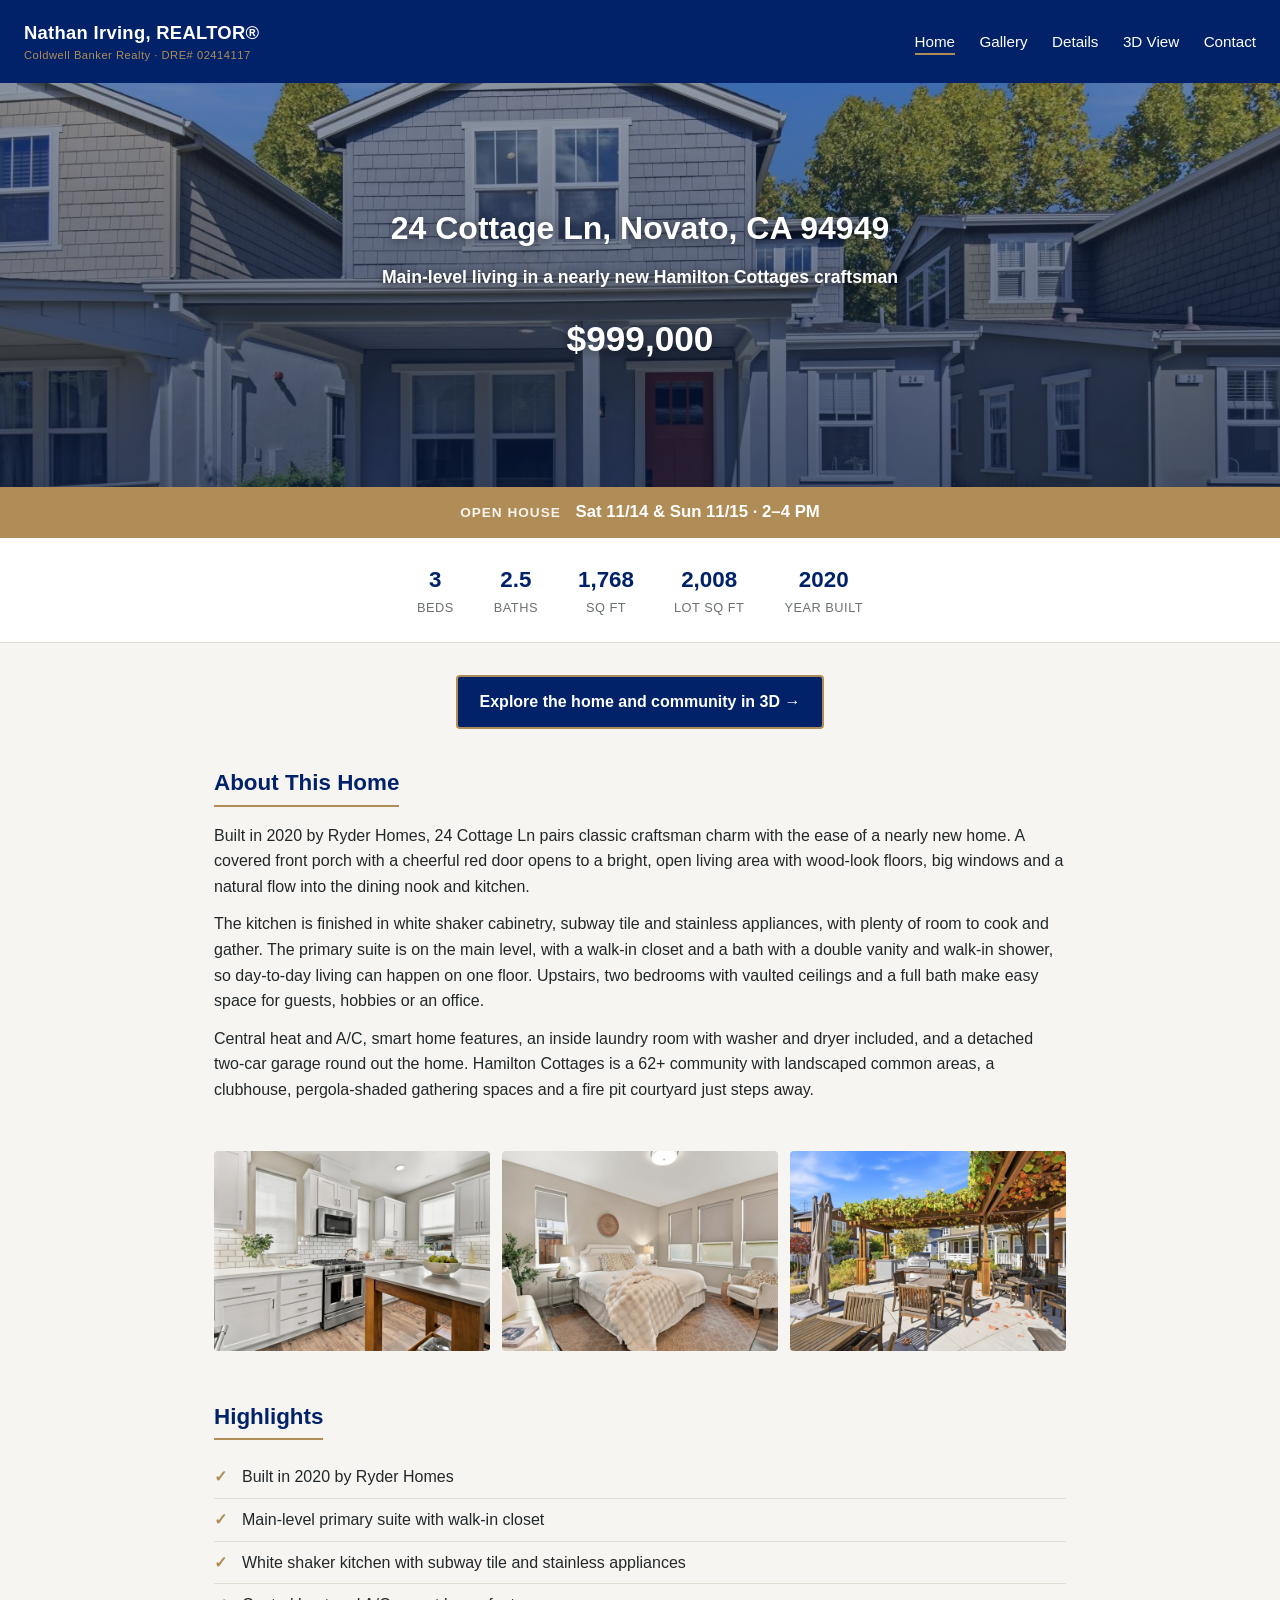
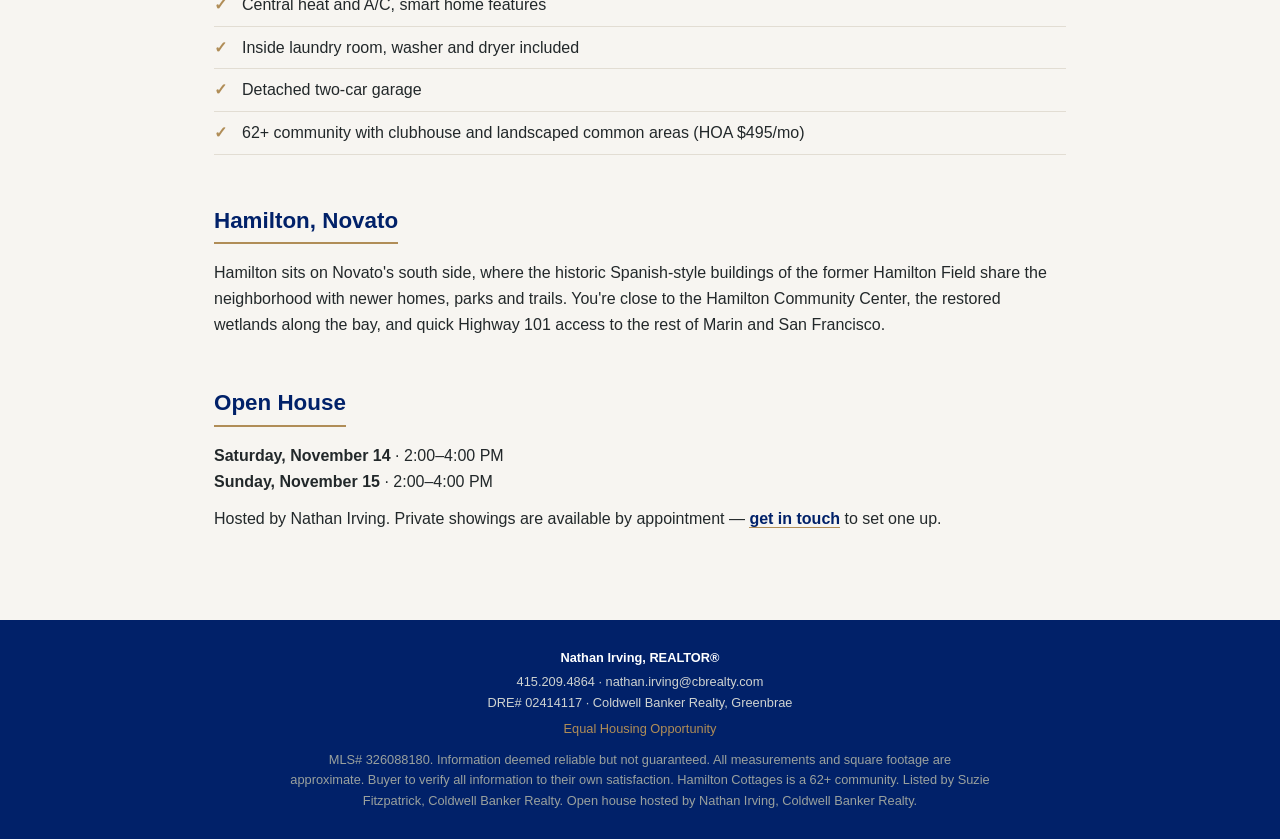
<file: index.html>
<!DOCTYPE html>
<html lang="en">
<head>
<meta charset="UTF-8">
<meta name="viewport" content="width=device-width, initial-scale=1.0">
<title>24 Cottage Ln, Novato, CA 94949 | Nathan Irving, REALTOR&reg;</title>
<meta name="description" content="Nearly new 2020 craftsman cottage with a main-level primary suite in Hamilton Cottages, a 62+ community. 24 Cottage Ln, Novato, CA 94949. Open house hosted by Nathan Irving, DRE# 02414117.">
<meta property="og:title" content="24 Cottage Ln, Novato | $999,000">
<meta property="og:description" content="3 bed &middot; 2.5 bath &middot; 1,768 sq ft in Hamilton Cottages. Open house Sat 11/14 and Sun 11/15, 2&ndash;4 PM.">
<meta property="og:image" content="images/01-exterior-front.jpg">
<link rel="stylesheet" href="style.css">
</head>
<body>

<header>
  <div class="brand">Nathan Irving, REALTOR&reg;<span class="dre">Coldwell Banker Realty &middot; DRE# 02414117</span></div>
  <nav>
    <a href="index.html" class="active">Home</a>
    <a href="gallery.html">Gallery</a>
    <a href="details.html">Details</a>
    <a href="3d.html">3D View</a>
    <a href="contact.html">Contact</a>
  </nav>
</header>

<div class="hero has-photo">
  <h1>24 Cottage Ln, Novato, CA 94949</h1>
  <div class="tagline">Main-level living in a nearly new Hamilton Cottages craftsman</div>
  <div class="price">$999,000</div>
</div>

<div class="oh-banner">
  <span class="oh-label">Open House</span>
  <span>Sat 11/14 &amp; Sun 11/15 &middot; 2&ndash;4 PM</span>
</div>

<div class="stats">
  <div class="stat"><div class="num">3</div><div class="label">Beds</div></div>
  <div class="stat"><div class="num">2.5</div><div class="label">Baths</div></div>
  <div class="stat"><div class="num">1,768</div><div class="label">Sq Ft</div></div>
  <div class="stat"><div class="num">2,008</div><div class="label">Lot Sq Ft</div></div>
  <div class="stat"><div class="num">2020</div><div class="label">Year Built</div></div>
</div>

<main>
  <p class="cta-wrap"><a class="cta-3d" href="3d.html">Explore the home and community in 3D &rarr;</a></p>

  <section>
    <h2>About This Home</h2>
    <p>Built in 2020 by Ryder Homes, 24 Cottage Ln pairs classic craftsman charm with the ease of a nearly new home. A covered front porch with a cheerful red door opens to a bright, open living area with wood-look floors, big windows and a natural flow into the dining nook and kitchen.</p>
    <p>The kitchen is finished in white shaker cabinetry, subway tile and stainless appliances, with plenty of room to cook and gather. The primary suite is on the main level, with a walk-in closet and a bath with a double vanity and walk-in shower, so day-to-day living can happen on one floor. Upstairs, two bedrooms with vaulted ceilings and a full bath make easy space for guests, hobbies or an office.</p>
    <p>Central heat and A/C, smart home features, an inside laundry room with washer and dryer included, and a detached two-car garage round out the home. Hamilton Cottages is a 62+ community with landscaped common areas, a clubhouse, pergola-shaded gathering spaces and a fire pit courtyard just steps away.</p>
  </section>

  <div class="photo-strip">
    <img src="images/08-kitchen.jpg" alt="Kitchen with white shaker cabinets and stainless appliances">
    <img src="images/16-primary-bedroom.jpg" alt="Main-level primary bedroom">
    <img src="images/31-community-pergola.jpg" alt="Hamilton Cottages community pergola">
  </div>

  <section>
    <h2>Highlights</h2>
    <ul class="features">
      <li>Built in 2020 by Ryder Homes</li>
      <li>Main-level primary suite with walk-in closet</li>
      <li>White shaker kitchen with subway tile and stainless appliances</li>
      <li>Central heat and A/C, smart home features</li>
      <li>Inside laundry room, washer and dryer included</li>
      <li>Detached two-car garage</li>
      <li>62+ community with clubhouse and landscaped common areas (HOA $495/mo)</li>
    </ul>
  </section>

  <section>
    <h2>Hamilton, Novato</h2>
    <p>Hamilton sits on Novato's south side, where the historic Spanish-style buildings of the former Hamilton Field share the neighborhood with newer homes, parks and trails. You're close to the Hamilton Community Center, the restored wetlands along the bay, and quick Highway 101 access to the rest of Marin and San Francisco.</p>
  </section>

  <section>
    <h2>Open House</h2>
    <p><strong>Saturday, November 14</strong> &middot; 2:00&ndash;4:00 PM<br><strong>Sunday, November 15</strong> &middot; 2:00&ndash;4:00 PM</p>
    <p>Hosted by Nathan Irving. Private showings are available by appointment &mdash; <a class="text-link" href="contact.html">get in touch</a> to set one up.</p>
  </section>
</main>

<footer>
  <div class="agent-line">Nathan Irving, REALTOR&reg;</div>
  <div>415.209.4864 &middot; nathan.irving@cbrealty.com</div>
  <div>DRE# 02414117 &middot; Coldwell Banker Realty, Greenbrae</div>
  <span class="eho">Equal Housing Opportunity</span>
  <p class="disclaimer">MLS# 326088180. Information deemed reliable but not guaranteed. All measurements and square footage are approximate. Buyer to verify all information to their own satisfaction. Hamilton Cottages is a 62+ community. Listed by Suzie Fitzpatrick, Coldwell Banker Realty. Open house hosted by Nathan Irving, Coldwell Banker Realty.</p>
</footer>

</body>
</html>
</file>
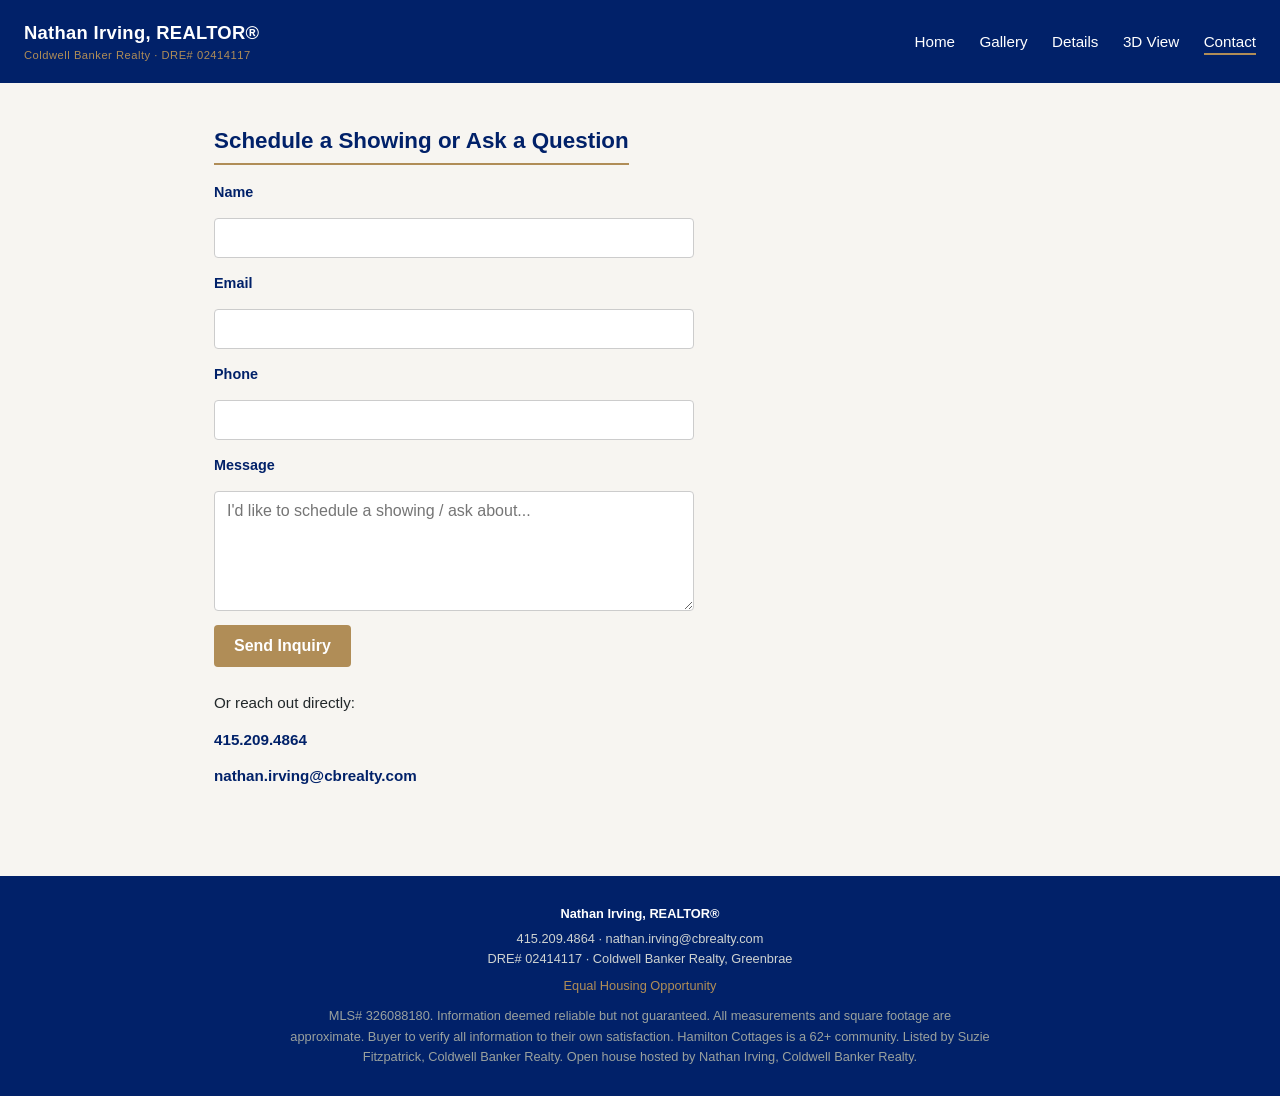
<file: contact.html>
<!DOCTYPE html>
<html lang="en">
<head>
<meta charset="UTF-8">
<meta name="viewport" content="width=device-width, initial-scale=1.0">
<title>Contact | 24 Cottage Ln, Novato, CA 94949</title>
<link rel="stylesheet" href="style.css">
</head>
<body>

<header>
  <div class="brand">Nathan Irving, REALTOR&reg;<span class="dre">Coldwell Banker Realty &middot; DRE# 02414117</span></div>
  <nav>
    <a href="index.html">Home</a>
    <a href="gallery.html">Gallery</a>
    <a href="details.html">Details</a>
    <a href="3d.html">3D View</a>
    <a href="contact.html" class="active">Contact</a>
  </nav>
</header>

<main>
  <section>
    <h2>Schedule a Showing or Ask a Question</h2>
    <form action="https://formspree.io/f/mjybonej" method="POST">
      <input type="hidden" name="_subject" value="New inquiry: 24 Cottage Ln, Novato, CA 94949">

      <label for="name">Name</label>
      <input type="text" id="name" name="name" required>

      <label for="email">Email</label>
      <input type="email" id="email" name="email" required>

      <label for="phone">Phone</label>
      <input type="tel" id="phone" name="phone">

      <label for="message">Message</label>
      <textarea id="message" name="message" placeholder="I'd like to schedule a showing / ask about..."></textarea>

      <button type="submit">Send Inquiry</button>
    </form>

    <div class="contact-direct">
      <p>Or reach out directly:</p>
      <p><a href="tel:+14152094864">415.209.4864</a></p>
      <p><a href="mailto:nathan.irving@cbrealty.com">nathan.irving@cbrealty.com</a></p>
    </div>
  </section>
</main>

<footer>
  <div class="agent-line">Nathan Irving, REALTOR&reg;</div>
  <div>415.209.4864 &middot; nathan.irving@cbrealty.com</div>
  <div>DRE# 02414117 &middot; Coldwell Banker Realty, Greenbrae</div>
  <span class="eho">Equal Housing Opportunity</span>
  <p class="disclaimer">MLS# 326088180. Information deemed reliable but not guaranteed. All measurements and square footage are approximate. Buyer to verify all information to their own satisfaction. Hamilton Cottages is a 62+ community. Listed by Suzie Fitzpatrick, Coldwell Banker Realty. Open house hosted by Nathan Irving, Coldwell Banker Realty.</p>
</footer>

</body>
</html>
</file>
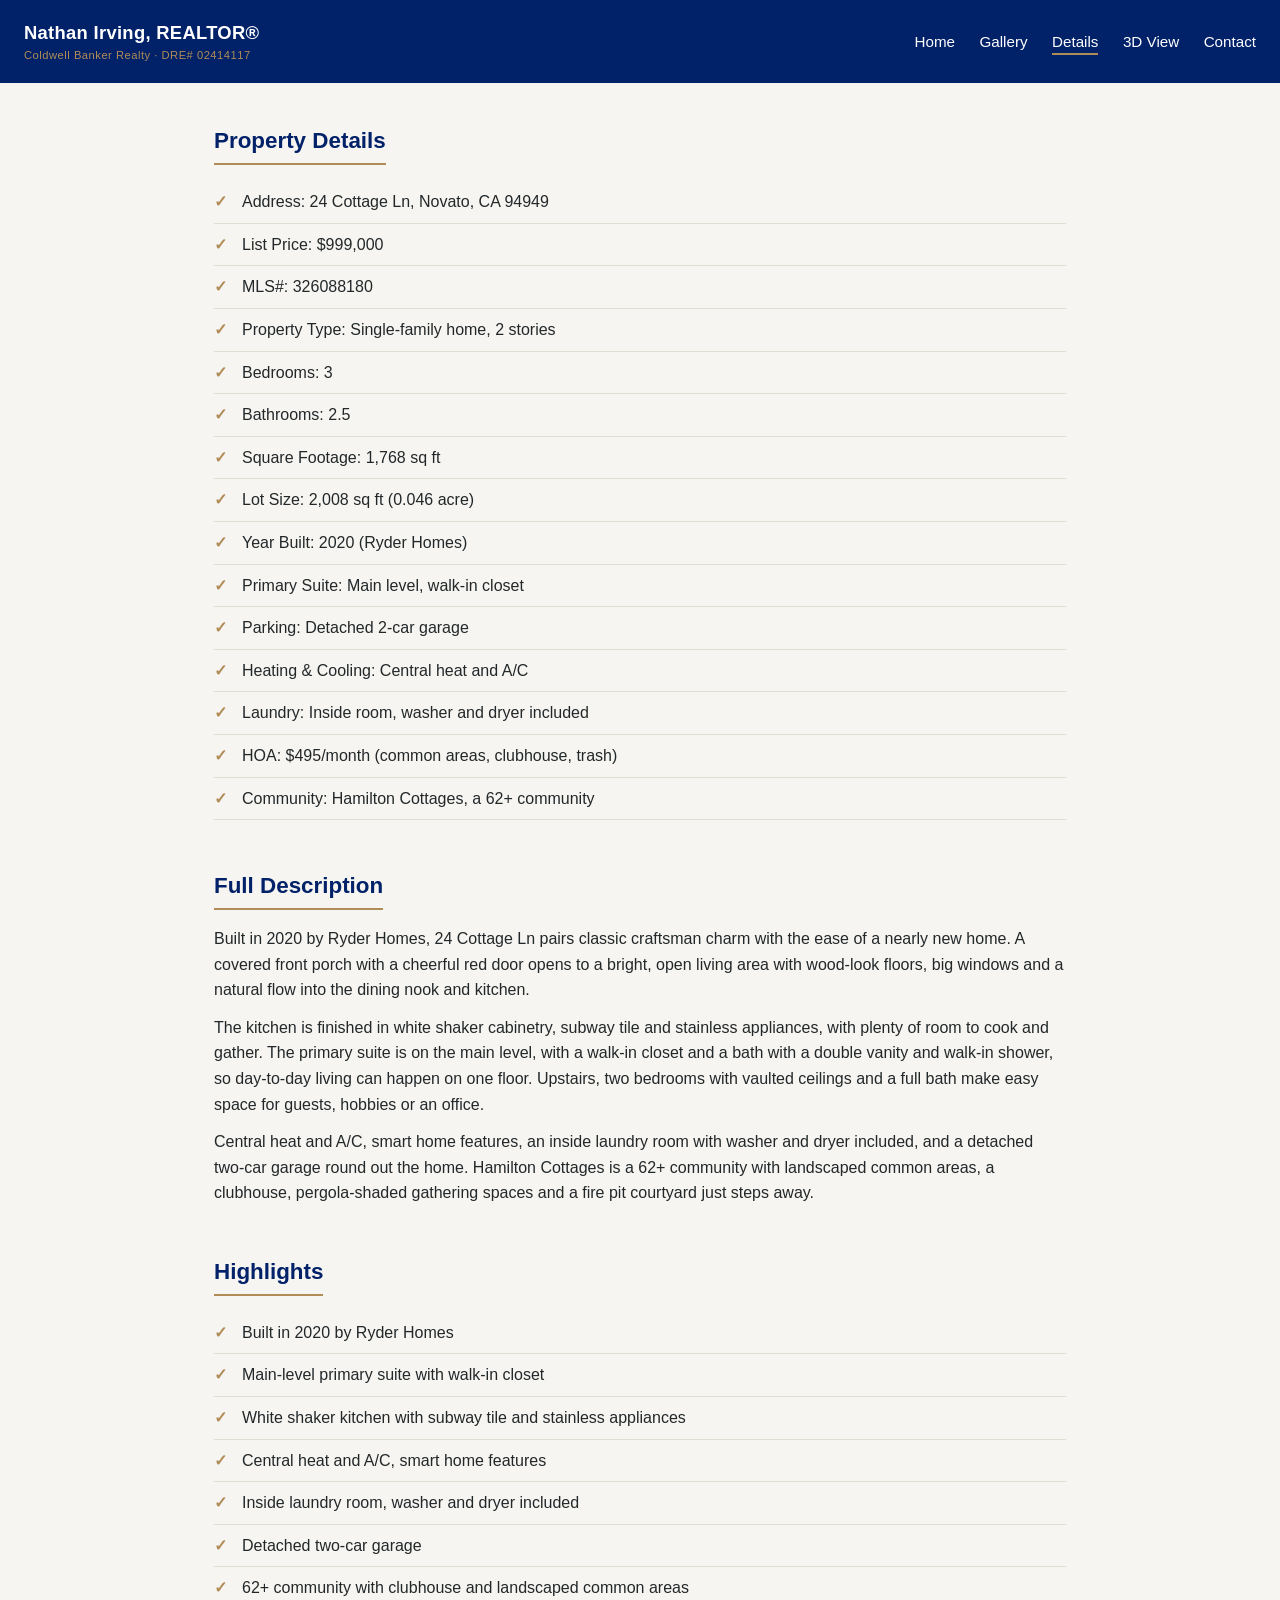
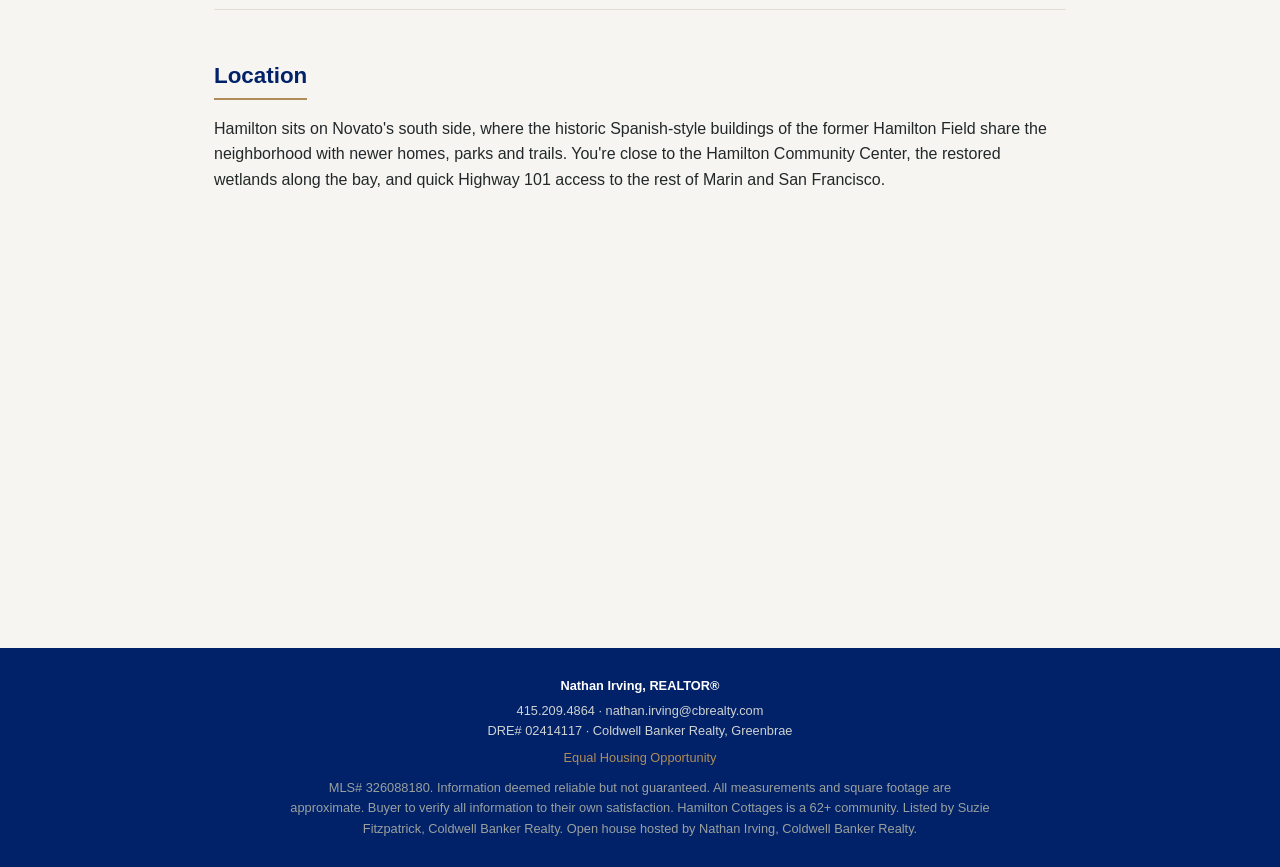
<file: details.html>
<!DOCTYPE html>
<html lang="en">
<head>
<meta charset="UTF-8">
<meta name="viewport" content="width=device-width, initial-scale=1.0">
<title>Details | 24 Cottage Ln, Novato, CA 94949</title>
<link rel="stylesheet" href="style.css">
</head>
<body>

<header>
  <div class="brand">Nathan Irving, REALTOR&reg;<span class="dre">Coldwell Banker Realty &middot; DRE# 02414117</span></div>
  <nav>
    <a href="index.html">Home</a>
    <a href="gallery.html">Gallery</a>
    <a href="details.html" class="active">Details</a>
    <a href="3d.html">3D View</a>
    <a href="contact.html">Contact</a>
  </nav>
</header>

<main>
  <section>
    <h2>Property Details</h2>
    <ul class="features">
      <li>Address: 24 Cottage Ln, Novato, CA 94949</li>
      <li>List Price: $999,000</li>
      <li>MLS#: 326088180</li>
      <li>Property Type: Single-family home, 2 stories</li>
      <li>Bedrooms: 3</li>
      <li>Bathrooms: 2.5</li>
      <li>Square Footage: 1,768 sq ft</li>
      <li>Lot Size: 2,008 sq ft (0.046 acre)</li>
      <li>Year Built: 2020 (Ryder Homes)</li>
      <li>Primary Suite: Main level, walk-in closet</li>
      <li>Parking: Detached 2-car garage</li>
      <li>Heating &amp; Cooling: Central heat and A/C</li>
      <li>Laundry: Inside room, washer and dryer included</li>
      <li>HOA: $495/month (common areas, clubhouse, trash)</li>
      <li>Community: Hamilton Cottages, a 62+ community</li>
    </ul>
  </section>

  <section>
    <h2>Full Description</h2>
    <p>Built in 2020 by Ryder Homes, 24 Cottage Ln pairs classic craftsman charm with the ease of a nearly new home. A covered front porch with a cheerful red door opens to a bright, open living area with wood-look floors, big windows and a natural flow into the dining nook and kitchen.</p>
    <p>The kitchen is finished in white shaker cabinetry, subway tile and stainless appliances, with plenty of room to cook and gather. The primary suite is on the main level, with a walk-in closet and a bath with a double vanity and walk-in shower, so day-to-day living can happen on one floor. Upstairs, two bedrooms with vaulted ceilings and a full bath make easy space for guests, hobbies or an office.</p>
    <p>Central heat and A/C, smart home features, an inside laundry room with washer and dryer included, and a detached two-car garage round out the home. Hamilton Cottages is a 62+ community with landscaped common areas, a clubhouse, pergola-shaded gathering spaces and a fire pit courtyard just steps away.</p>
  </section>

  <section>
    <h2>Highlights</h2>
    <ul class="features">
      <li>Built in 2020 by Ryder Homes</li>
      <li>Main-level primary suite with walk-in closet</li>
      <li>White shaker kitchen with subway tile and stainless appliances</li>
      <li>Central heat and A/C, smart home features</li>
      <li>Inside laundry room, washer and dryer included</li>
      <li>Detached two-car garage</li>
      <li>62+ community with clubhouse and landscaped common areas</li>
    </ul>
  </section>

  <section>
    <h2>Location</h2>
    <p>Hamilton sits on Novato's south side, where the historic Spanish-style buildings of the former Hamilton Field share the neighborhood with newer homes, parks and trails. You're close to the Hamilton Community Center, the restored wetlands along the bay, and quick Highway 101 access to the rest of Marin and San Francisco.</p>
    <iframe class="map-embed" title="Map of 24 Cottage Ln, Novato" src="https://maps.google.com/maps?q=24%20Cottage%20Ln%2C%20Novato%2C%20CA%2094949&amp;z=15&amp;output=embed" loading="lazy" referrerpolicy="no-referrer-when-downgrade"></iframe>
  </section>
</main>

<footer>
  <div class="agent-line">Nathan Irving, REALTOR&reg;</div>
  <div>415.209.4864 &middot; nathan.irving@cbrealty.com</div>
  <div>DRE# 02414117 &middot; Coldwell Banker Realty, Greenbrae</div>
  <span class="eho">Equal Housing Opportunity</span>
  <p class="disclaimer">MLS# 326088180. Information deemed reliable but not guaranteed. All measurements and square footage are approximate. Buyer to verify all information to their own satisfaction. Hamilton Cottages is a 62+ community. Listed by Suzie Fitzpatrick, Coldwell Banker Realty. Open house hosted by Nathan Irving, Coldwell Banker Realty.</p>
</footer>

</body>
</html>
</file>
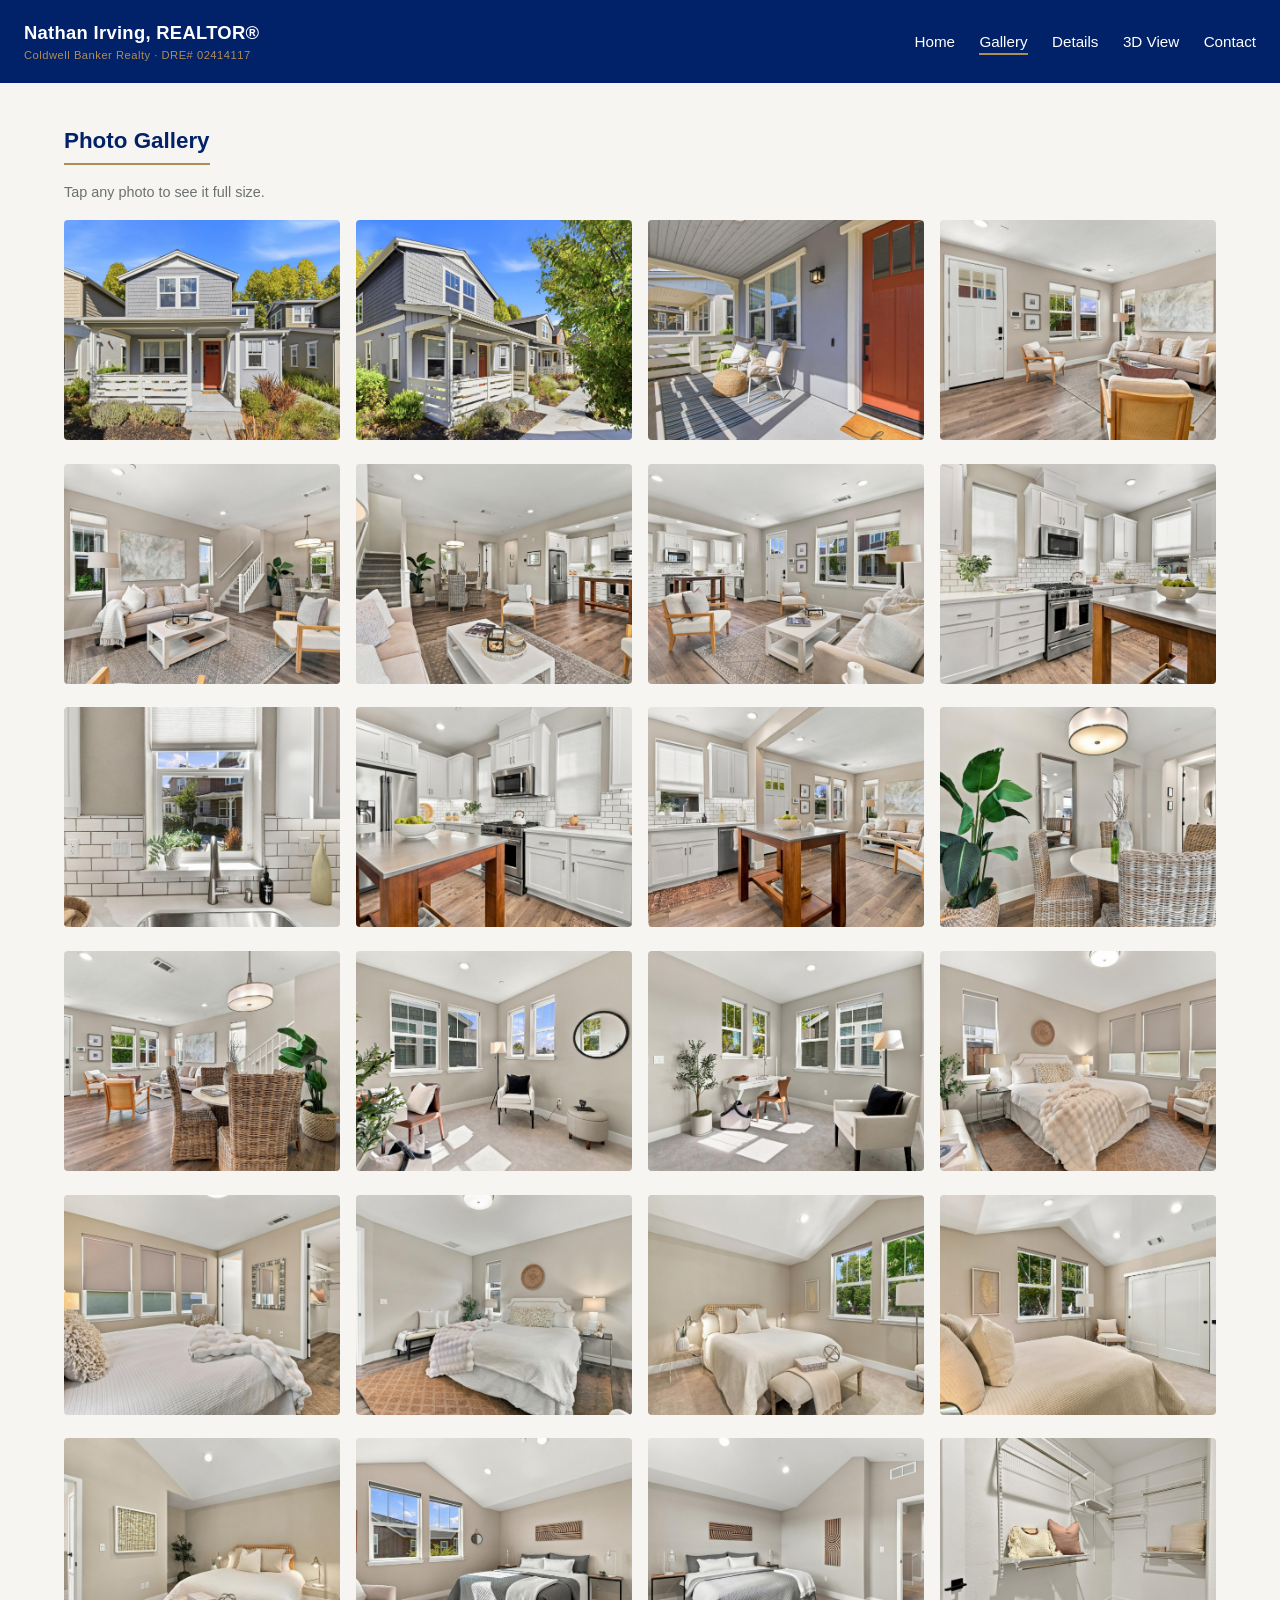
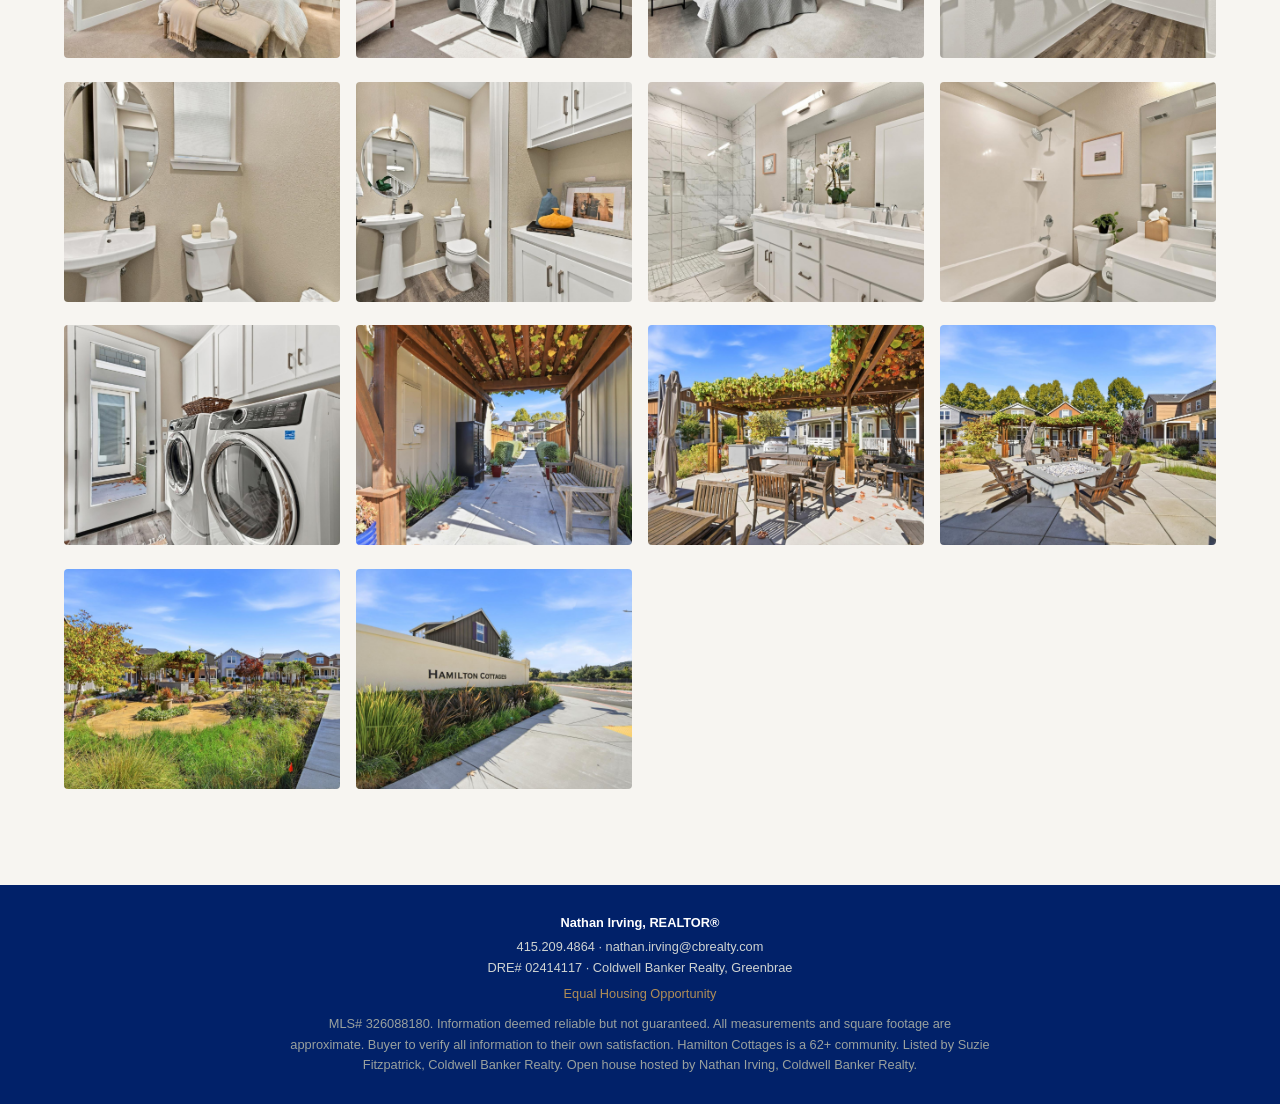
<file: gallery.html>
<!DOCTYPE html>
<html lang="en">
<head>
<meta charset="UTF-8">
<meta name="viewport" content="width=device-width, initial-scale=1.0">
<title>Gallery | 24 Cottage Ln, Novato, CA 94949</title>
<link rel="stylesheet" href="style.css">
</head>
<body>

<header>
  <div class="brand">Nathan Irving, REALTOR&reg;<span class="dre">Coldwell Banker Realty &middot; DRE# 02414117</span></div>
  <nav>
    <a href="index.html">Home</a>
    <a href="gallery.html" class="active">Gallery</a>
    <a href="details.html">Details</a>
    <a href="3d.html">3D View</a>
    <a href="contact.html">Contact</a>
  </nav>
</header>

<main class="wide">
  <section>
    <h2>Photo Gallery</h2>
    <p class="hint">Tap any photo to see it full size.</p>
    <div class="gallery-grid">
      <a href="images/01-exterior-front.jpg" target="_blank" rel="noopener"><img src="images/01-exterior-front.jpg" alt="Front exterior, 24 Cottage Ln" loading="lazy"></a>
      <a href="images/02-exterior-angle.jpg" target="_blank" rel="noopener"><img src="images/02-exterior-angle.jpg" alt="Exterior, 24 Cottage Ln" loading="lazy"></a>
      <a href="images/03-front-porch.jpg" target="_blank" rel="noopener"><img src="images/03-front-porch.jpg" alt="Covered front porch, 24 Cottage Ln" loading="lazy"></a>
      <a href="images/04-living-room.jpg" target="_blank" rel="noopener"><img src="images/04-living-room.jpg" alt="Living room, 24 Cottage Ln" loading="lazy"></a>
      <a href="images/05-living-room-stairs.jpg" target="_blank" rel="noopener"><img src="images/05-living-room-stairs.jpg" alt="Living room and stairs, 24 Cottage Ln" loading="lazy"></a>
      <a href="images/06-living-to-kitchen.jpg" target="_blank" rel="noopener"><img src="images/06-living-to-kitchen.jpg" alt="Living room to kitchen, 24 Cottage Ln" loading="lazy"></a>
      <a href="images/07-great-room.jpg" target="_blank" rel="noopener"><img src="images/07-great-room.jpg" alt="Great room, 24 Cottage Ln" loading="lazy"></a>
      <a href="images/08-kitchen.jpg" target="_blank" rel="noopener"><img src="images/08-kitchen.jpg" alt="Kitchen, 24 Cottage Ln" loading="lazy"></a>
      <a href="images/09-kitchen-sink.jpg" target="_blank" rel="noopener"><img src="images/09-kitchen-sink.jpg" alt="Kitchen, 24 Cottage Ln" loading="lazy"></a>
      <a href="images/10-kitchen-island.jpg" target="_blank" rel="noopener"><img src="images/10-kitchen-island.jpg" alt="Kitchen island, 24 Cottage Ln" loading="lazy"></a>
      <a href="images/11-kitchen-to-living.jpg" target="_blank" rel="noopener"><img src="images/11-kitchen-to-living.jpg" alt="Kitchen to living room, 24 Cottage Ln" loading="lazy"></a>
      <a href="images/12-dining-nook.jpg" target="_blank" rel="noopener"><img src="images/12-dining-nook.jpg" alt="Dining nook, 24 Cottage Ln" loading="lazy"></a>
      <a href="images/13-dining-living.jpg" target="_blank" rel="noopener"><img src="images/13-dining-living.jpg" alt="Dining and living, 24 Cottage Ln" loading="lazy"></a>
      <a href="images/14-den.jpg" target="_blank" rel="noopener"><img src="images/14-den.jpg" alt="Den, 24 Cottage Ln" loading="lazy"></a>
      <a href="images/15-den-2.jpg" target="_blank" rel="noopener"><img src="images/15-den-2.jpg" alt="Den, 24 Cottage Ln" loading="lazy"></a>
      <a href="images/16-primary-bedroom.jpg" target="_blank" rel="noopener"><img src="images/16-primary-bedroom.jpg" alt="Primary bedroom, 24 Cottage Ln" loading="lazy"></a>
      <a href="images/17-primary-bedroom-2.jpg" target="_blank" rel="noopener"><img src="images/17-primary-bedroom-2.jpg" alt="Primary bedroom, 24 Cottage Ln" loading="lazy"></a>
      <a href="images/18-primary-bedroom-3.jpg" target="_blank" rel="noopener"><img src="images/18-primary-bedroom-3.jpg" alt="Primary bedroom, 24 Cottage Ln" loading="lazy"></a>
      <a href="images/19-bedroom-2.jpg" target="_blank" rel="noopener"><img src="images/19-bedroom-2.jpg" alt="Bedroom, 24 Cottage Ln" loading="lazy"></a>
      <a href="images/20-bedroom-2-closet.jpg" target="_blank" rel="noopener"><img src="images/20-bedroom-2-closet.jpg" alt="Bedroom, 24 Cottage Ln" loading="lazy"></a>
      <a href="images/21-bedroom-2-alt.jpg" target="_blank" rel="noopener"><img src="images/21-bedroom-2-alt.jpg" alt="Bedroom, 24 Cottage Ln" loading="lazy"></a>
      <a href="images/22-bedroom-3.jpg" target="_blank" rel="noopener"><img src="images/22-bedroom-3.jpg" alt="Bedroom, 24 Cottage Ln" loading="lazy"></a>
      <a href="images/23-bedroom-3-alt.jpg" target="_blank" rel="noopener"><img src="images/23-bedroom-3-alt.jpg" alt="Bedroom, 24 Cottage Ln" loading="lazy"></a>
      <a href="images/24-walk-in-closet.jpg" target="_blank" rel="noopener"><img src="images/24-walk-in-closet.jpg" alt="Walk-in closet, 24 Cottage Ln" loading="lazy"></a>
      <a href="images/25-powder-room.jpg" target="_blank" rel="noopener"><img src="images/25-powder-room.jpg" alt="Powder room, 24 Cottage Ln" loading="lazy"></a>
      <a href="images/26-half-bath.jpg" target="_blank" rel="noopener"><img src="images/26-half-bath.jpg" alt="Powder room, 24 Cottage Ln" loading="lazy"></a>
      <a href="images/27-primary-bath.jpg" target="_blank" rel="noopener"><img src="images/27-primary-bath.jpg" alt="Primary bath, 24 Cottage Ln" loading="lazy"></a>
      <a href="images/28-hall-bath.jpg" target="_blank" rel="noopener"><img src="images/28-hall-bath.jpg" alt="Upstairs bath, 24 Cottage Ln" loading="lazy"></a>
      <a href="images/29-laundry.jpg" target="_blank" rel="noopener"><img src="images/29-laundry.jpg" alt="Laundry room, 24 Cottage Ln" loading="lazy"></a>
      <a href="images/30-side-courtyard.jpg" target="_blank" rel="noopener"><img src="images/30-side-courtyard.jpg" alt="Side courtyard, 24 Cottage Ln" loading="lazy"></a>
      <a href="images/31-community-pergola.jpg" target="_blank" rel="noopener"><img src="images/31-community-pergola.jpg" alt="Community pergola, 24 Cottage Ln" loading="lazy"></a>
      <a href="images/32-community-firepit.jpg" target="_blank" rel="noopener"><img src="images/32-community-firepit.jpg" alt="Community fire pit, 24 Cottage Ln" loading="lazy"></a>
      <a href="images/33-community-green.jpg" target="_blank" rel="noopener"><img src="images/33-community-green.jpg" alt="Community gardens, 24 Cottage Ln" loading="lazy"></a>
      <a href="images/34-hamilton-cottages-entry.jpg" target="_blank" rel="noopener"><img src="images/34-hamilton-cottages-entry.jpg" alt="Hamilton Cottages entry, 24 Cottage Ln" loading="lazy"></a>
    </div>
  </section>
</main>

<footer>
  <div class="agent-line">Nathan Irving, REALTOR&reg;</div>
  <div>415.209.4864 &middot; nathan.irving@cbrealty.com</div>
  <div>DRE# 02414117 &middot; Coldwell Banker Realty, Greenbrae</div>
  <span class="eho">Equal Housing Opportunity</span>
  <p class="disclaimer">MLS# 326088180. Information deemed reliable but not guaranteed. All measurements and square footage are approximate. Buyer to verify all information to their own satisfaction. Hamilton Cottages is a 62+ community. Listed by Suzie Fitzpatrick, Coldwell Banker Realty. Open house hosted by Nathan Irving, Coldwell Banker Realty.</p>
</footer>

</body>
</html>
</file>
<file: style.css>
:root {
  --teal: #012169; /* Coldwell Banker navy (variable name kept from template) */
  --gold: #B08D57;
  --cream: #F7F5F1;
  --dark: #22282A;
  --gray: #6B7270;
}

* { box-sizing: border-box; margin: 0; padding: 0; }

body {
  font-family: Arial, Helvetica, sans-serif;
  color: var(--dark);
  background: var(--cream);
  line-height: 1.6;
}

a { color: inherit; text-decoration: none; }

/* Header / Nav */
header {
  background: var(--teal);
  color: #fff;
  padding: 18px 24px;
  display: flex;
  justify-content: space-between;
  align-items: center;
  flex-wrap: wrap;
  gap: 10px;
}

header .brand {
  font-size: 1.15rem;
  font-weight: bold;
  letter-spacing: 0.3px;
}

header .brand .dre {
  display: block;
  font-size: 0.7rem;
  font-weight: normal;
  color: var(--gold);
  letter-spacing: 0.5px;
}

nav a {
  color: #fff;
  margin-left: 20px;
  font-size: 0.95rem;
  padding-bottom: 3px;
  border-bottom: 2px solid transparent;
}

nav a:hover, nav a.active {
  border-bottom: 2px solid var(--gold);
}

/* Hero */
.hero {
  background: var(--dark);
  color: #fff;
  padding: 70px 24px;
  text-align: center;
}

.hero h1 {
  font-size: 2rem;
  margin-bottom: 8px;
}

.hero .tagline {
  color: var(--gold);
  font-size: 1.1rem;
  margin-bottom: 20px;
}

.hero .price {
  font-size: 2.2rem;
  font-weight: bold;
}

/* Stats bar */
.stats {
  display: flex;
  justify-content: center;
  gap: 40px;
  flex-wrap: wrap;
  background: #fff;
  padding: 24px;
  border-bottom: 1px solid #e2ddd3;
}

.stats .stat { text-align: center; }
.stats .stat .num { font-size: 1.4rem; font-weight: bold; color: var(--teal); }
.stats .stat .label { font-size: 0.8rem; color: var(--gray); text-transform: uppercase; letter-spacing: 0.5px; }

/* Sections */
main { max-width: 900px; margin: 0 auto; padding: 40px 24px; }

section { margin-bottom: 48px; }

h2 {
  color: var(--teal);
  font-size: 1.4rem;
  margin-bottom: 16px;
  border-bottom: 2px solid var(--gold);
  display: inline-block;
  padding-bottom: 4px;
}

ul.features { list-style: none; }
ul.features li {
  padding: 8px 0 8px 28px;
  position: relative;
  border-bottom: 1px solid #e2ddd3;
}
ul.features li::before {
  content: "\2713";
  position: absolute;
  left: 0;
  color: var(--gold);
  font-weight: bold;
}

/* Gallery */
.gallery-grid {
  display: grid;
  grid-template-columns: repeat(auto-fit, minmax(260px, 1fr));
  gap: 16px;
}
.gallery-grid img {
  width: 100%;
  height: 220px;
  object-fit: cover;
  border-radius: 4px;
}

/* Map */
.map-embed { width: 100%; height: 360px; border: 0; border-radius: 4px; }

/* Contact form */
form { display: flex; flex-direction: column; gap: 14px; max-width: 480px; }
label { font-size: 0.9rem; font-weight: bold; color: var(--teal); }
input, textarea {
  padding: 10px 12px;
  border: 1px solid #ccc;
  border-radius: 4px;
  font-family: inherit;
  font-size: 1rem;
}
textarea { min-height: 120px; resize: vertical; }
button[type="submit"] {
  background: var(--gold);
  color: #fff;
  border: none;
  padding: 12px 20px;
  font-size: 1rem;
  font-weight: bold;
  border-radius: 4px;
  cursor: pointer;
  align-self: flex-start;
}
button[type="submit"]:hover { background: var(--teal); }

.contact-direct { margin-top: 24px; font-size: 0.95rem; }
.contact-direct a { color: var(--teal); font-weight: bold; }

/* Footer / compliance */
footer {
  background: var(--teal);
  color: #cfd3d1;
  padding: 28px 24px;
  font-size: 0.8rem;
  text-align: center;
}
footer .disclaimer { max-width: 700px; margin: 10px auto 0; color: #9aa19e; }
footer .agent-line { color: #fff; font-weight: bold; margin-bottom: 4px; }
footer .eho { color: var(--gold); margin-top: 6px; display: block; }

@media (max-width: 600px) {
  nav a { margin-left: 12px; font-size: 0.85rem; }
  .hero h1 { font-size: 1.5rem; }
  .hero .price { font-size: 1.7rem; }
}

/* --- 24 Cottage Ln additions --- */
.hero.has-photo {
  background: linear-gradient(rgba(1,20,60,0.40), rgba(1,20,60,0.68)), url("images/01-exterior-front.jpg") center 40% / cover no-repeat;
  padding: 120px 24px;
}
.hero.has-photo h1, .hero.has-photo .price { text-shadow: 0 2px 10px rgba(0,0,0,0.45); }
.hero.has-photo .tagline { color: #fff; font-weight: bold; text-shadow: 0 1px 8px rgba(0,0,0,0.7); }
.oh-banner {
  background: var(--gold);
  color: #fff;
  text-align: center;
  padding: 12px 16px;
  font-size: 1.05rem;
  font-weight: bold;
}
.oh-banner .oh-label { text-transform: uppercase; letter-spacing: 1px; margin-right: 10px; font-size: 0.85rem; opacity: 0.9; }
section p + p { margin-top: 12px; }
.photo-strip { display: grid; grid-template-columns: repeat(auto-fit, minmax(200px, 1fr)); gap: 12px; margin-bottom: 48px; }
.photo-strip img { width: 100%; height: 200px; object-fit: cover; border-radius: 4px; }
.text-link { color: var(--teal); font-weight: bold; border-bottom: 1px solid var(--gold); }
main.wide { max-width: 1200px; }
.hint { color: var(--gray); font-size: 0.9rem; margin-bottom: 16px; }
.gallery-grid a { display: block; }
.gallery-grid img { transition: opacity 0.15s; }
.gallery-grid a:hover img { opacity: 0.85; }
@media (max-width: 600px) {
  .hero.has-photo { padding: 80px 16px; }
  .oh-banner .oh-label { display: block; margin: 0 0 2px; }
}

.cta-wrap { text-align: center; margin: -8px 0 36px; }
.cta-3d { display: inline-block; background: var(--teal); color: #fff; font-weight: bold; padding: 12px 22px; border-radius: 4px; border: 2px solid var(--gold); }
.cta-3d:hover { background: var(--gold); color: #fff; }
</file>
